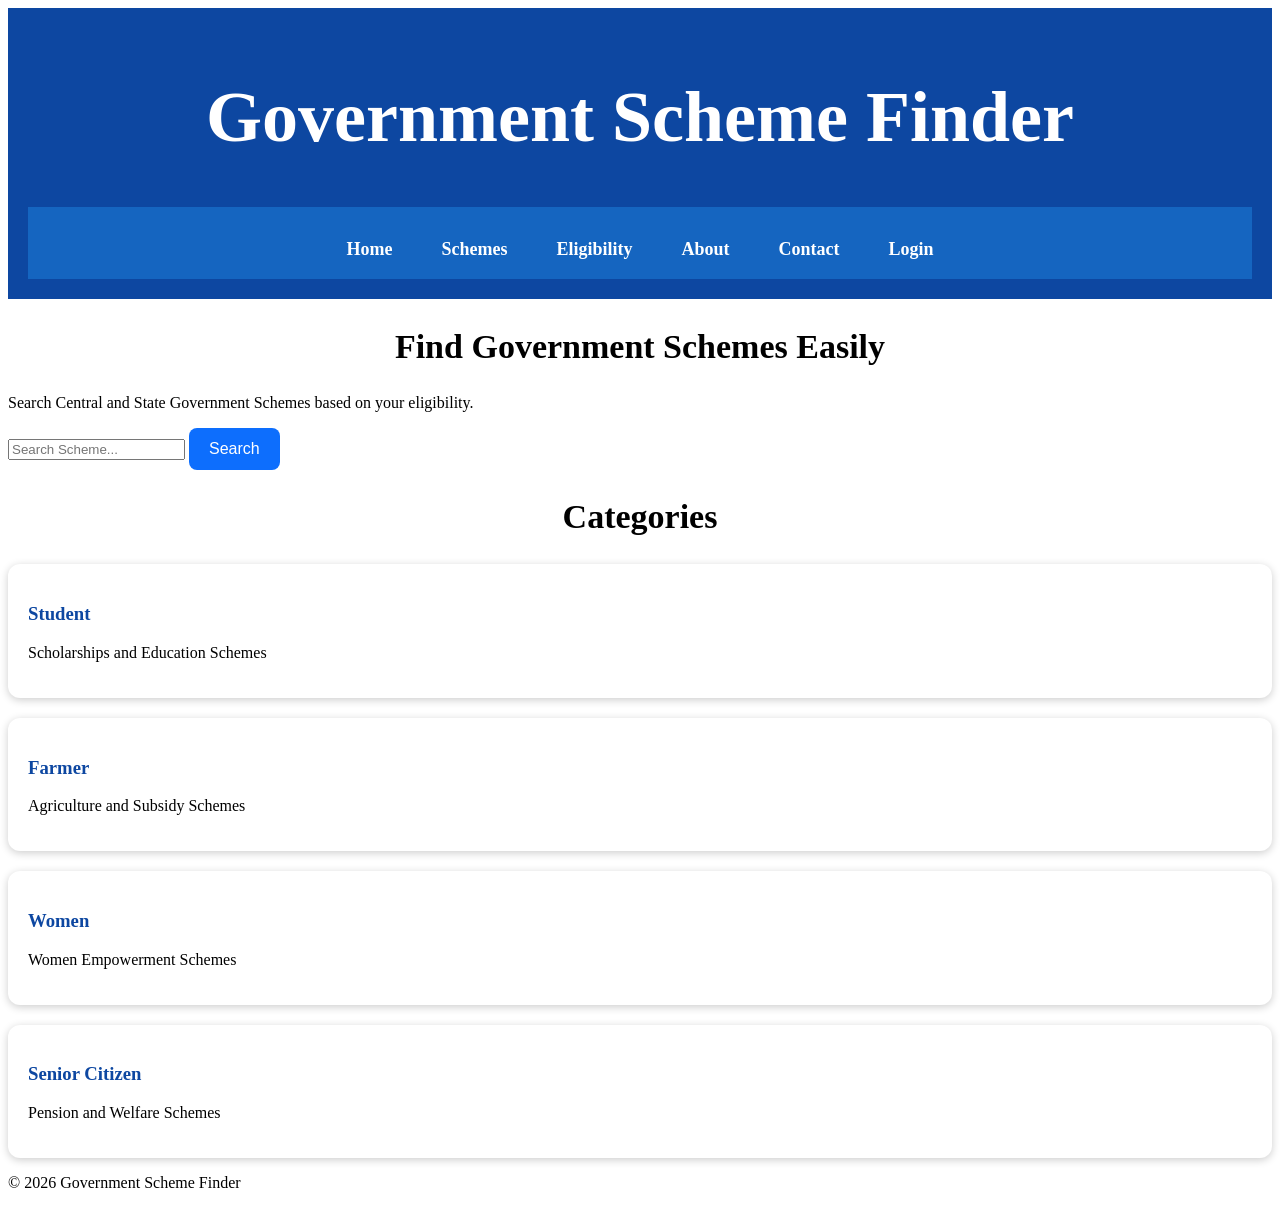
<file: index.html>
<!DOCTYPE html>
<html lang="en">
<head>
    <meta charset="UTF-8">
    <meta name="viewport" content="width=device-width, initial-scale=1.0">
    <title>Government Scheme Finder</title>
    <link rel="stylesheet" href="style.css">
</head>
<body>

<header>
    <h1>Government Scheme Finder</h1>

    <nav>
        <a href="#">Home</a>
        <a href="#">Schemes</a>
        <a href="#">Eligibility</a>
        <a href="#">About</a>
        <a href="#">Contact</a>
        <a href="login.html">Login</a>
    </nav>
</header>

<section class="hero">
    <h2>Find Government Schemes Easily</h2>
    <p>Search Central and State Government Schemes based on your eligibility.</p>

    <input type="text" placeholder="Search Scheme...">
    <button>Search</button>
</section>

<section class="categories">

<h2>Categories</h2>

<div class="card">
<h3>Student</h3>
<p>Scholarships and Education Schemes</p>
</div>

<div class="card">
<h3>Farmer</h3>
<p>Agriculture and Subsidy Schemes</p>
</div>

<div class="card">
<h3>Women</h3>
<p>Women Empowerment Schemes</p>
</div>

<div class="card">
<h3>Senior Citizen</h3>
<p>Pension and Welfare Schemes</p>
</div>

</section>

<footer>
<p>© 2026 Government Scheme Finder</p>
</footer>

<script src="script.js"></script>

</body>
</html>
</file>
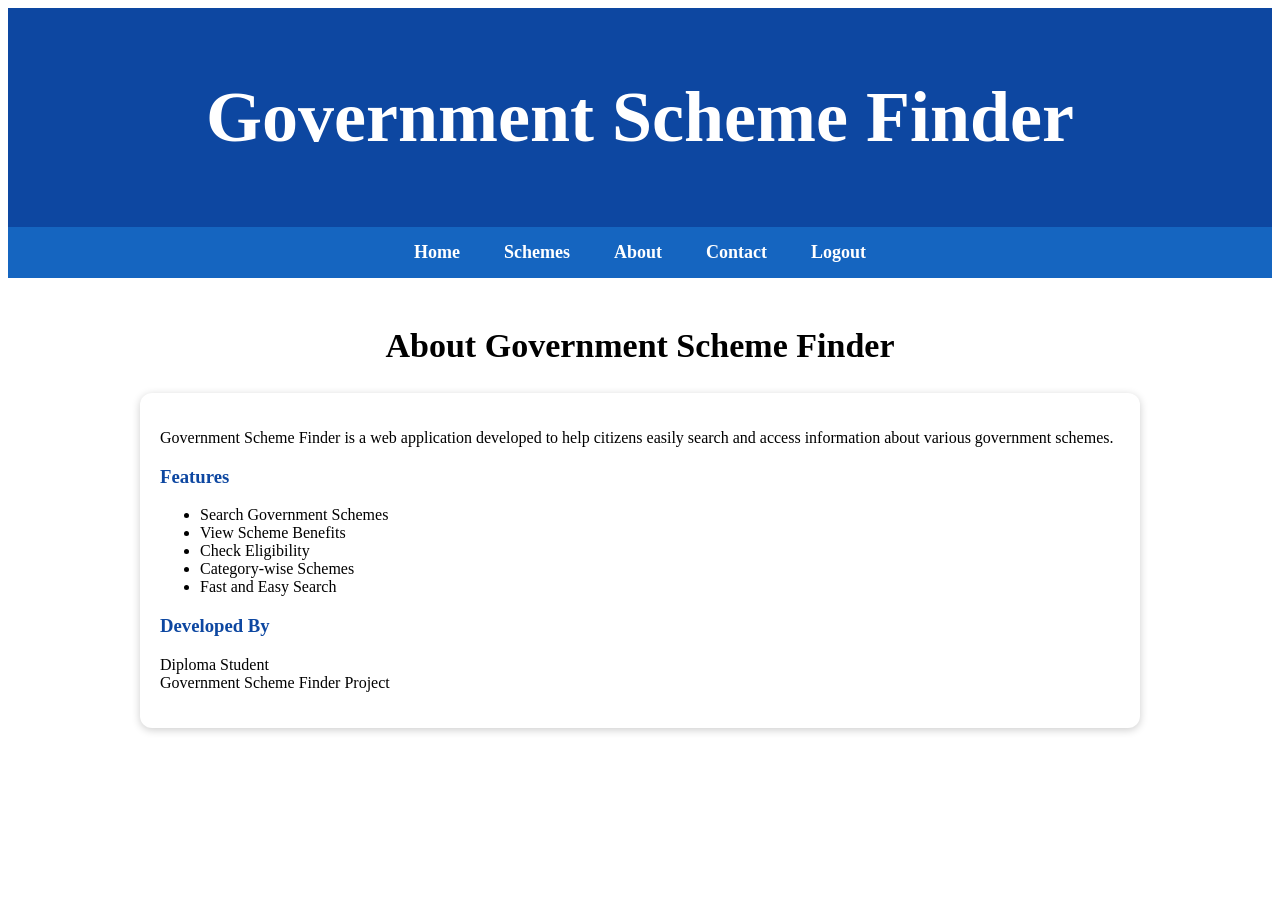
<file: about.html>
<!DOCTYPE html>
<html lang="en">
<head>
    <meta charset="UTF-8">
    <meta name="viewport" content="width=device-width, initial-scale=1.0">
    <title>About - Government Scheme Finder</title>
    <link rel="stylesheet" href="style.css">
</head>
<body>

<header>
    <h1>Government Scheme Finder</h1>
</header>

<nav>
    <a href="dashboard.html">Home</a>
    <a href="schemes.html">Schemes</a>
    <a href="about.html">About</a>
    <a href="contact.html">Contact</a>
    <a href="login.html">Logout</a>
</nav>

<div class="container">

    <h2>About Government Scheme Finder</h2>

    <div class="card">
        <p>
            Government Scheme Finder is a web application developed to help
            citizens easily search and access information about various
            government schemes.
        </p>

        <h3>Features</h3>
        <ul>
            <li>Search Government Schemes</li>
            <li>View Scheme Benefits</li>
            <li>Check Eligibility</li>
            <li>Category-wise Schemes</li>
            <li>Fast and Easy Search</li>
        </ul>

        <h3>Developed By</h3>
        <p>
            Diploma Student<br>
            Government Scheme Finder Project
        </p>
    </div>

</div>

</body>
</html>
</file>
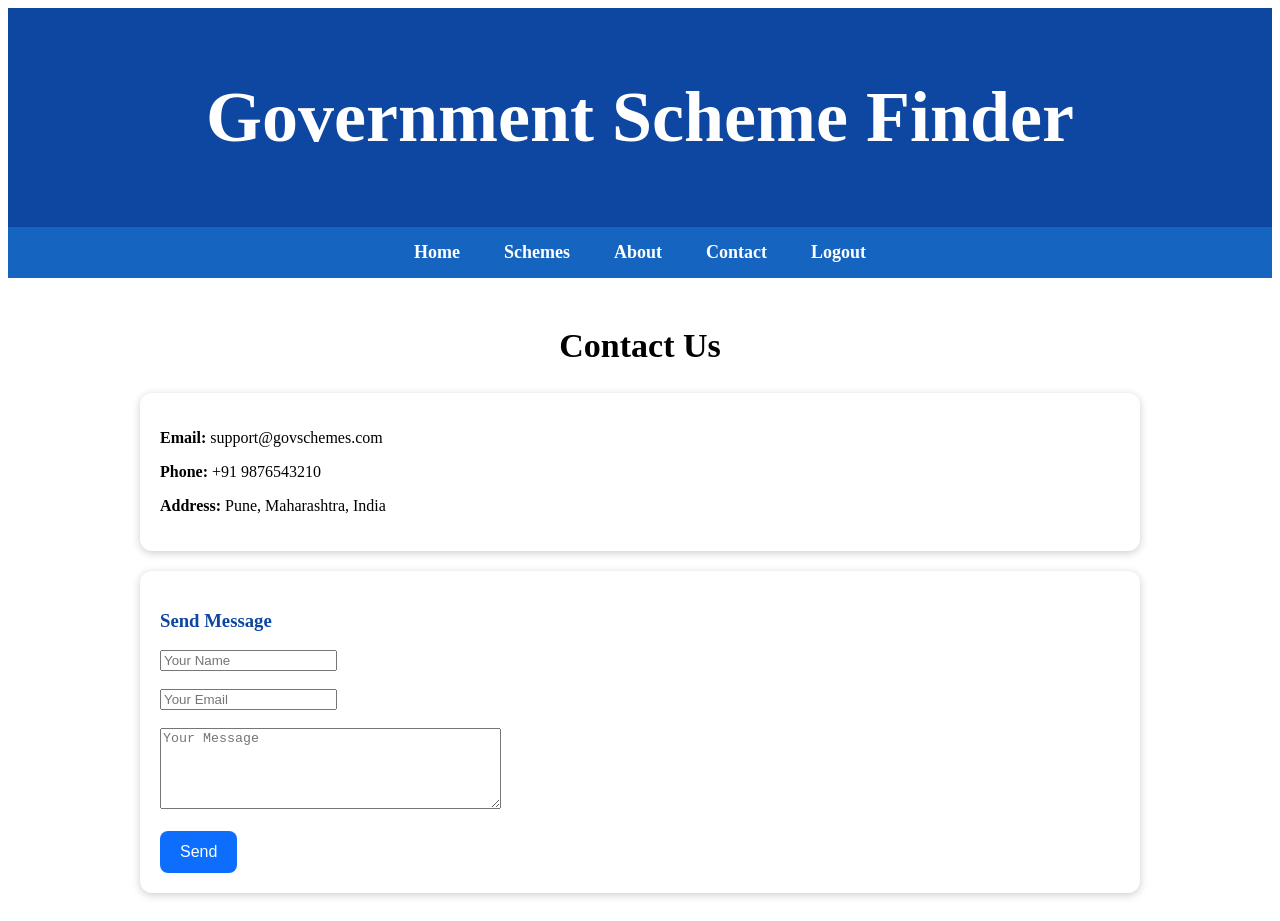
<file: contact.html>
<!DOCTYPE html>
<html lang="en">
<head>
    <meta charset="UTF-8">
    <meta name="viewport" content="width=device-width, initial-scale=1.0">
    <title>Contact - Government Scheme Finder</title>
    <link rel="stylesheet" href="style.css">
</head>
<body>

<header>
    <h1>Government Scheme Finder</h1>
</header>

<nav>
    <a href="dashboard.html">Home</a>
    <a href="schemes.html">Schemes</a>
    <a href="about.html">About</a>
    <a href="contact.html">Contact</a>
    <a href="login.html">Logout</a>
</nav>

<div class="container">

    <h2>Contact Us</h2>

    <div class="card">
        <p><b>Email:</b> support@govschemes.com</p>
        <p><b>Phone:</b> +91 9876543210</p>
        <p><b>Address:</b> Pune, Maharashtra, India</p>
    </div>

    <div class="card">
        <h3>Send Message</h3>

        <input type="text" placeholder="Your Name"><br><br>
        <input type="email" placeholder="Your Email"><br><br>
        <textarea placeholder="Your Message" rows="5" cols="40"></textarea><br><br>

        <button>Send</button>
    </div>

</div>

</body>
</html>
</file>
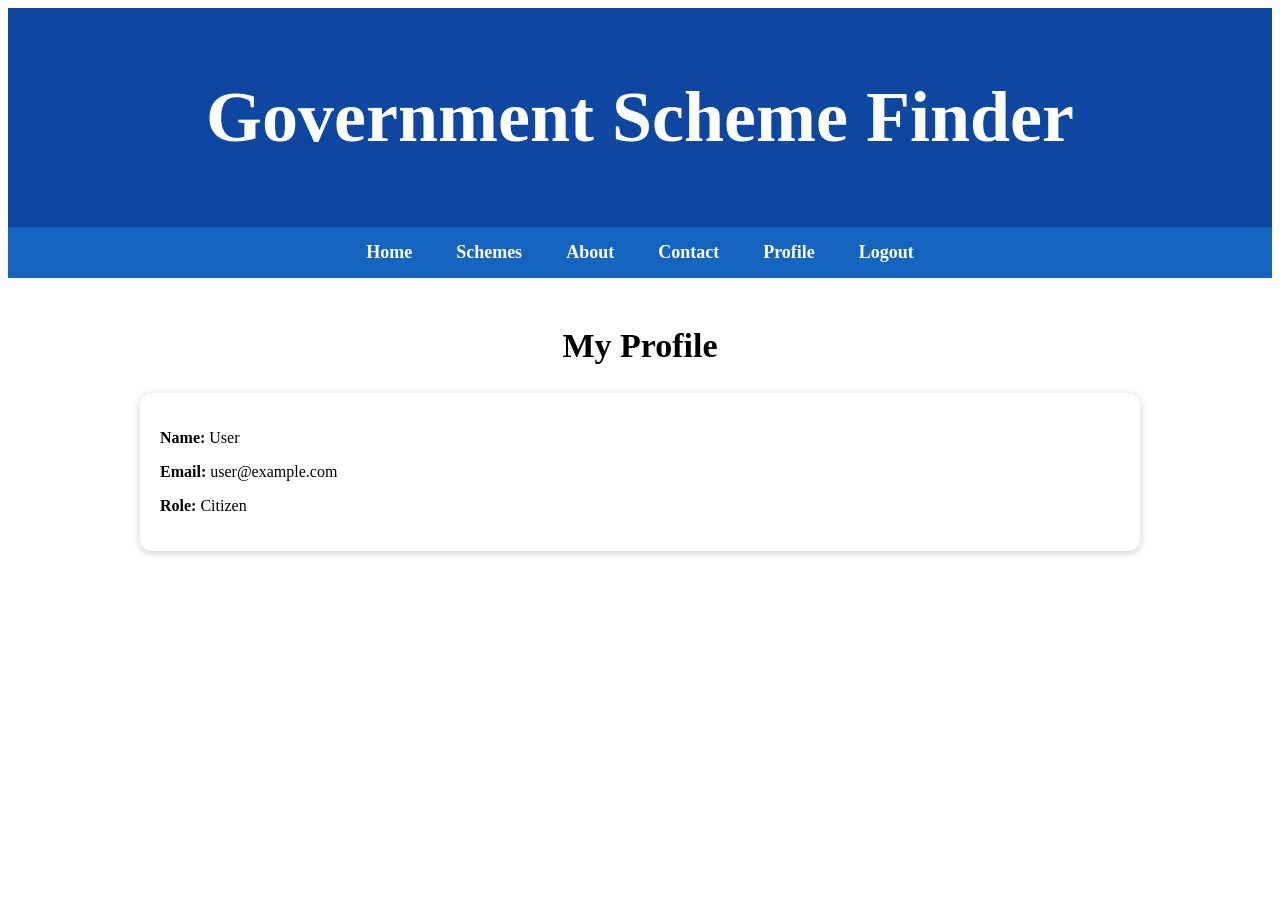
<file: profile.html>
<!DOCTYPE html>
<html lang="en">
<head>
    <meta charset="UTF-8">
    <meta name="viewport" content="width=device-width, initial-scale=1.0">
    <title>Profile - Government Scheme Finder</title>
    <link rel="stylesheet" href="style.css">
</head>
<body>

<header>
    <h1>Government Scheme Finder</h1>
</header>

<nav>
    <a href="dashboard.html">Home</a>
    <a href="schemes.html">Schemes</a>
    <a href="about.html">About</a>
    <a href="contact.html">Contact</a>
    <a href="profile.html">Profile</a>
    <a href="login.html">Logout</a>
</nav>

<div class="container">

    <h2>My Profile</h2>

    <div class="card">
        <p><b>Name:</b> User</p>
        <p><b>Email:</b> user@example.com</p>
        <p><b>Role:</b> Citizen</p>
    </div>

</div>

</body>
</html>
</file>
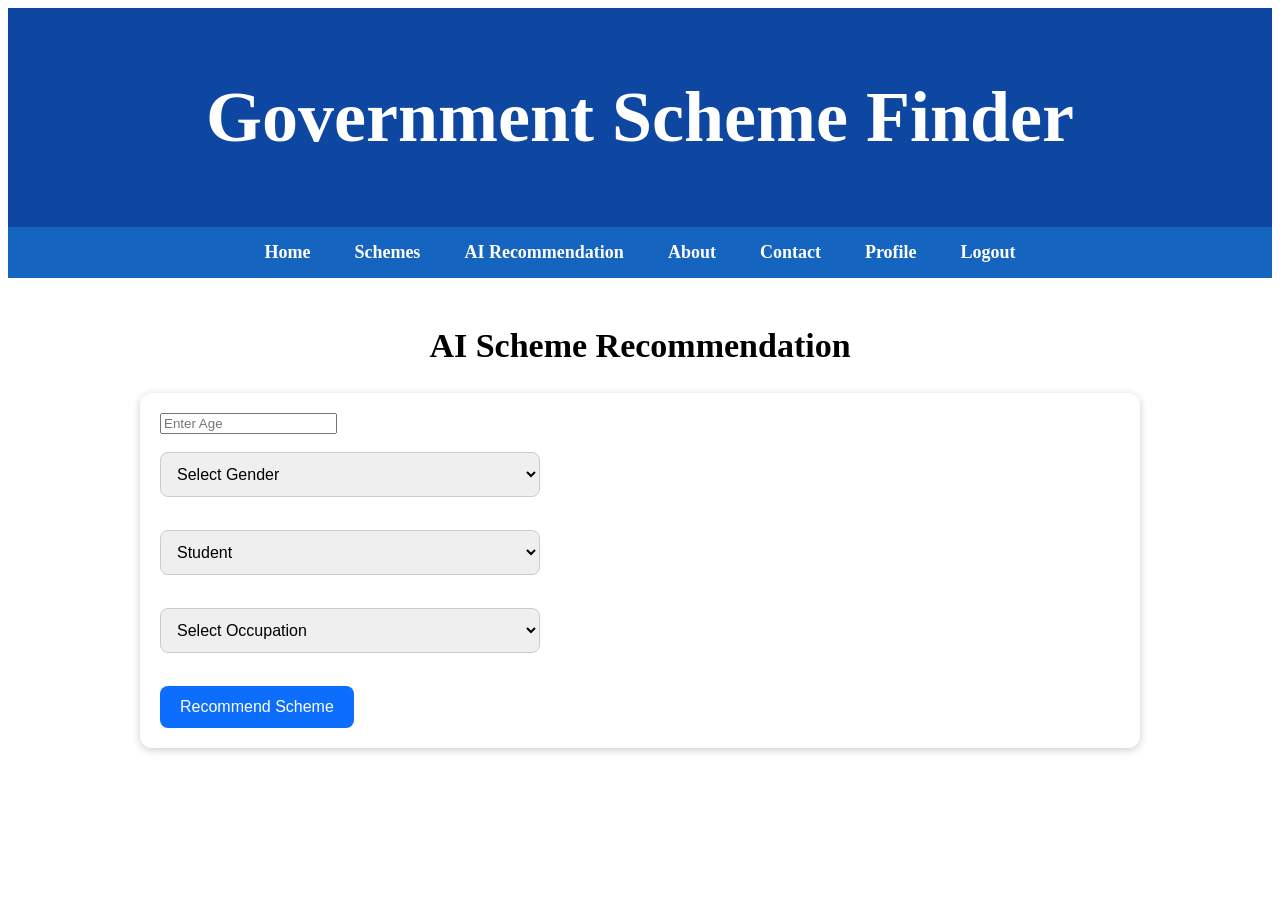
<file: recommend.html>
<!DOCTYPE html>
<html>
<head>
<meta charset="UTF-8">
<meta name="viewport" content="width=device-width, initial-scale=1.0">
<title>AI Scheme Recommendation</title>
<link rel="stylesheet" href="style.css">
</head>

<body>

<header>
<h1>Government Scheme Finder</h1>
</header>

<nav>
<a href="dashboard.html">Home</a>
<a href="schemes.html">Schemes</a>
<a href="recommend.html">AI Recommendation</a>
<a href="about.html">About</a>
<a href="contact.html">Contact</a>
<a href="profile.html">Profile</a>
<a href="login.html">Logout</a>
</nav>

<div class="container">

<h2>AI Scheme Recommendation</h2>

<div class="card">

<input type="number" id="age" placeholder="Enter Age"><br><br>

<select id="gender">
<option>Select Gender</option>
<option>Male</option>
<option>Female</option>
</select>

<br><br>

<select id="category">
    <option>Student</option>
    <option>Farmer</option>
    <option>Women</option>
    <option>Health</option>
    <option>Housing</option>
</select>


<br><br>

<select id="occupation">
<option>Select Occupation</option>
<option>Student</option>
<option>Farmer</option>
<option>Employee</option>
<option>Business</option>
</select>

<br><br>

<button onclick="recommendScheme()">Recommend Scheme</button>

<div id="recommendResult" class="card" style="margin-top:20px; display:none;"></div>
</div>

</div>

<script src="recommend.js"></script>


<script>
function recommendScheme(){

let age = document.getElementById("age").value;
let gender = document.getElementById("gender").value;
let category = document.getElementById("category").value;
let occupation = document.getElementById("occupation").value;

let result = document.getElementById("recommendResult");

result.style.display = "block";

result.innerHTML = `
<h2>Recommended Scheme</h2>
<p><b>Age:</b> ${age}</p>
<p><b>Gender:</b> ${gender}</p>
<p><b>Category:</b> ${category}</p>
<p><b>Occupation:</b> ${occupation}</p>
<p><b>Suggested Scheme:</b> ${category} Scheme</p>
`;

}
</script>
</body>
</html>
</file>
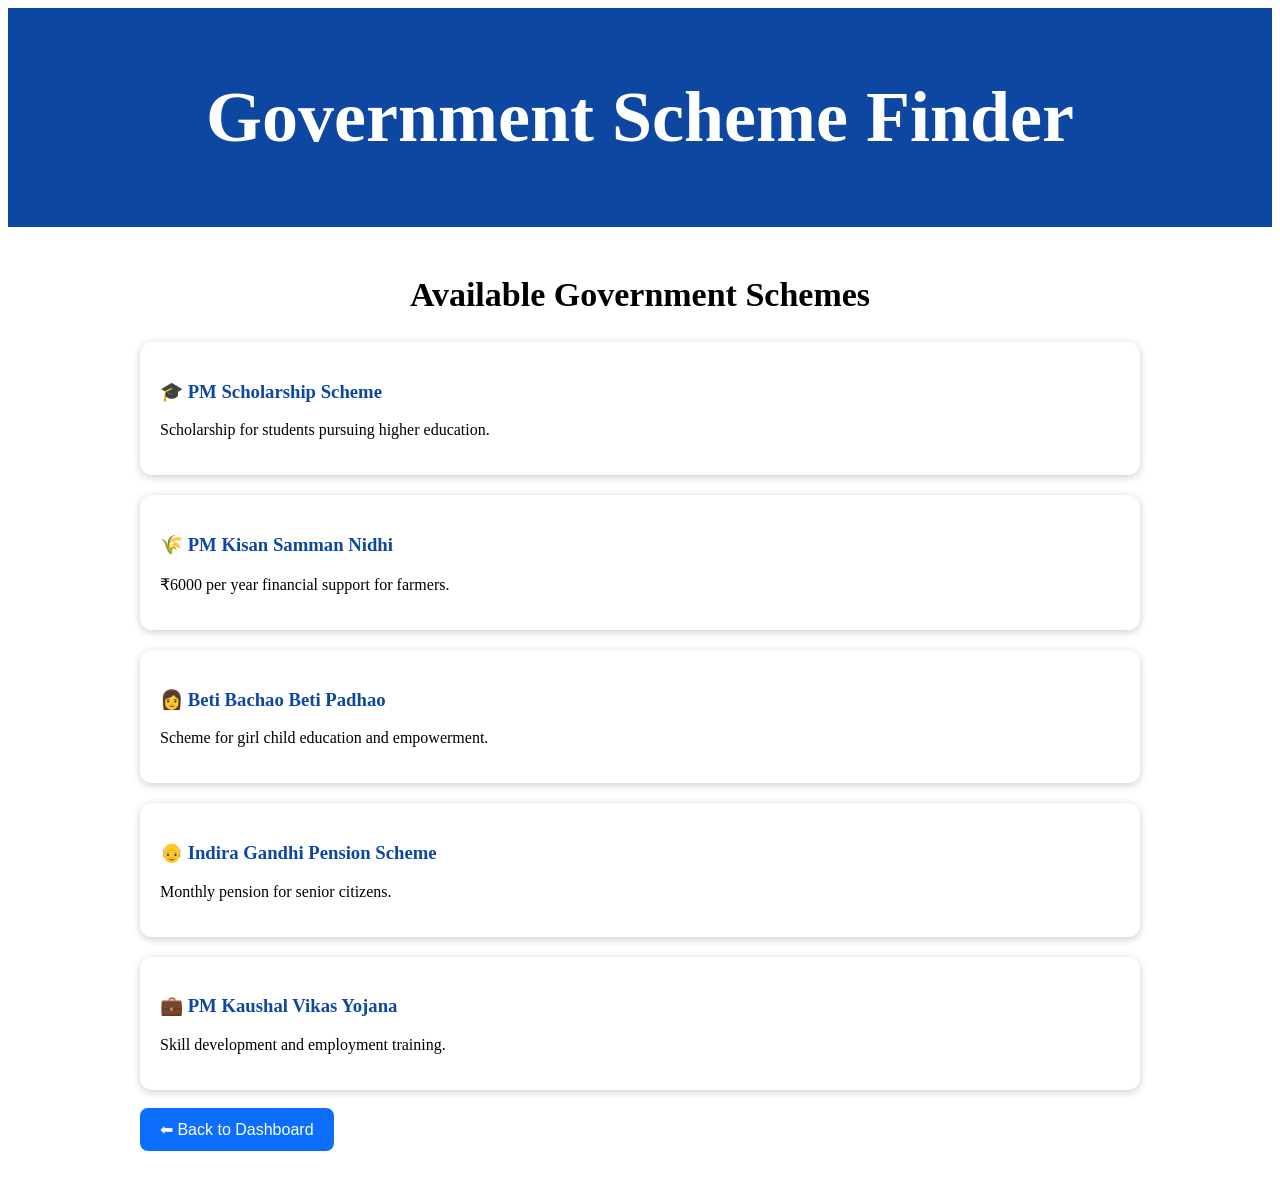
<file: schemes.html>
<!DOCTYPE html>
<html lang="en">
<head>
    <meta charset="UTF-8">
    <meta name="viewport" content="width=device-width, initial-scale=1.0">
    <title>Government Schemes</title>
    <link rel="stylesheet" href="style.css">
</head>
<body>

<header>
    <h1>Government Scheme Finder</h1>
</header>

<div class="container">

<h2>Available Government Schemes</h2>

<div class="card">
<h3>🎓 PM Scholarship Scheme</h3>
<p>Scholarship for students pursuing higher education.</p>
</div>

<div class="card">
<h3>🌾 PM Kisan Samman Nidhi</h3>
<p>₹6000 per year financial support for farmers.</p>
</div>

<div class="card">
<h3>👩 Beti Bachao Beti Padhao</h3>
<p>Scheme for girl child education and empowerment.</p>
</div>

<div class="card">
<h3>👴 Indira Gandhi Pension Scheme</h3>
<p>Monthly pension for senior citizens.</p>
</div>

<div class="card">
<h3>💼 PM Kaushal Vikas Yojana</h3>
<p>Skill development and employment training.</p>
</div>

<br>

<a href="dashboard.html">
<button>⬅ Back to Dashboard</button>
</a>

</div>

<script src="script.js"></script>

</body>
</html>
</file>
<file: style.css>
*body{
    font-family: Arial, sans-serif;
    background:#f4f4f4;
    margin:0;
}

header{
    background:#0d47a1;
    color:white;
    text-align:center;
    padding:20px;
    font-size:36px;
    font-weight:bold;
}

.container{
    width:90%;
    max-width:1000px;
    margin:auto;
    padding:20px;
}

h2{
    text-align:center;
    font-size:34px;
}

#searchInput{
    width:75%;
    padding:15px;
    font-size:18px;
    border-radius:8px;
    border:1px solid #ccc;
}

#searchBtn{
    padding:15px 25px;
    background:#0d47a1;
    color:white;
    border:none;
    border-radius:8px;
    font-size:18px;
    cursor:pointer;
}

.card{
    background:white;
    margin-top:20px;
    padding:20px;
    border-radius:12px;
    box-shadow:0 2px 8px rgba(0,0,0,.2);
}

.card h3{
    color:#0d47a1;
}
nav{
    background:#1565c0;
    padding:15px;
    text-align:center;
}

nav a{
    color:white;
    text-decoration:none;
    margin:20px;
    font-size:18px;
    font-weight:bold;
}

nav a:hover{
    color:yellow;
}
select{
    width:380px;
    padding:12px;
    font-size:16px;
    border-radius:8px;
    border:1px solid #ccc;
    margin-bottom:15px;
}

#recommendResult{
    background:#e8f5e9;
    border-left:6px solid green;
}

#recommendResult h3{
    color:green;
}

button{
    background:#0d6efd;
    color:white;
    padding:12px 20px;
    border:none;
    border-radius:8px;
    cursor:pointer;
    font-size:16px;
}

button:hover{
    background:#084298;
}
</file>
